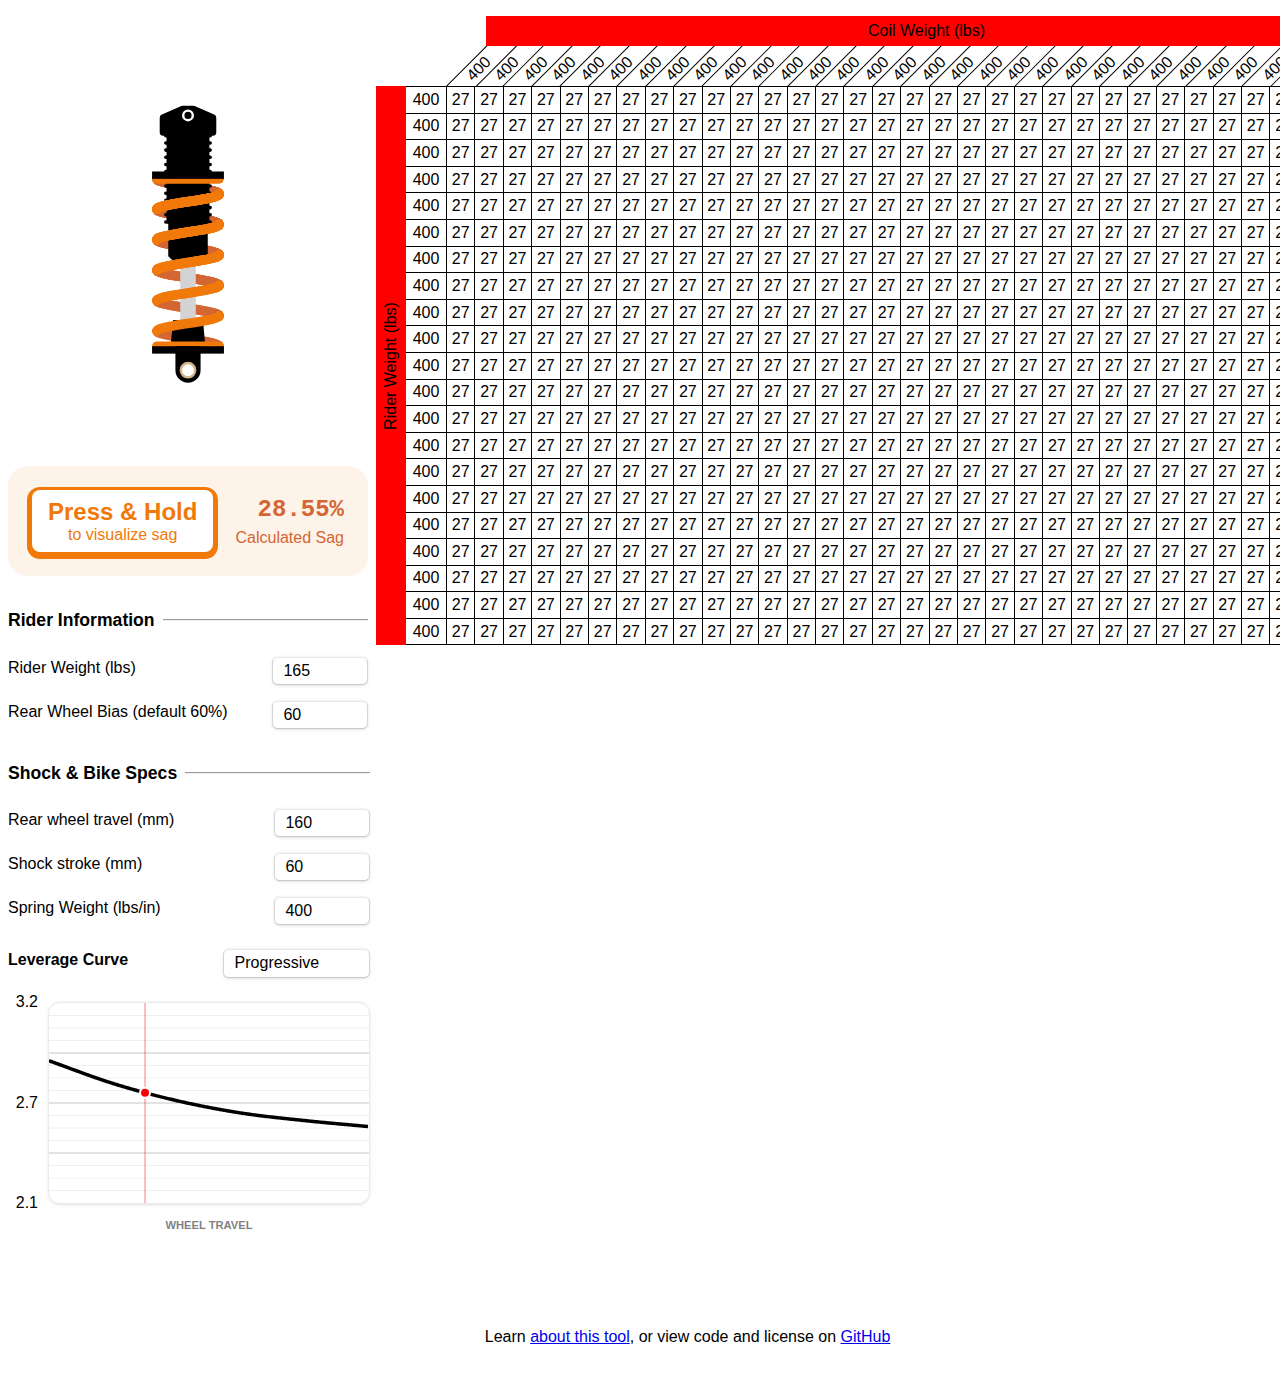
<file: index.html>
<html lang="en">
  <head>
    <title>MTB Coil Calculator</title>
    <meta name="viewport" content="width=device-width,initial-scale=1" />
    <link rel="stylesheet" href="style.css" />
    <link rel="preload" href="form.js" as="script" />
    <link rel="preload" href="curve.js" as="script" />
    <link rel="preload" href="dom.js" as="script" />
  </head>
  <body>
    <header></header>
    <aside>
      <canvas id="animation"></canvas>
      <div class="sticky">
        <div class="calculated-sag">
          <button id="simulate"><span>Press & Hold</span><br/>to visualize sag</button>
          <div>
            <span>Calculated Sag</span>
            <span><span id="sag-output"></span>%</span>
          </div>
        </div>
      </div>
      <form>
        <fieldset>
          <legend>Rider Information</legend>
          <label>
            Rider Weight (lbs)
            <input type="number" name="rider-weight" value="165">
          </label>
          <label>
            Rear Wheel Bias (default 60%)
            <input type="number" name="rear-bias" value="60">
          </label>
        </fieldset>
        <fieldset>
          <legend>Shock & Bike Specs</legend>
          <label>
            Rear wheel travel (mm)
            <input type="number" name="travel" value="160">
          </label>
          <label>
            Shock stroke (mm)
            <input type="number" name="stroke" value="60">
          </label>
          <label>
            Spring Weight (lbs/in)
            <input type="number" name="spring-weight" value="400">
          </label>
          <div style="display:none;" id="leverage-points">
            <input type="hidden" value="1" />
            <input type="hidden" value="1" />
            <input type="hidden" value="1" />
            <input type="hidden" value="1" />
            <input type="hidden" value="1" />
            <input type="hidden" value="1" />
          </div>
          <div class="curve-heading">
            <h2 id="curve-heading">Leverage Curve</h2>
            <select aria-labelledby="curve-heading">
              <option value="mp">Most Progressive</option>
              <option value="p" selected>Progressive</option>
              <option value="flat">Flat</option>
              <option value="d">Digressive</option>
              <option value="md">Most Digressive</option>
              <option value="c">Custom</option>
            </select>
          </div>
          <div class="curve-container">
            <span id="upper-leverage">1.5</span>
            <span id="base-leverage">1</span>
            <span id="lower-leverage">0.5</span>
            <span class="x-axis">Wheel Travel</span>
            <canvas id="curve"></canvas>
          </div>
        </fieldset>
      </form>
    </aside>
    <main>
      <div class="table">
        <div class="cw-label">
          <span>Coil Weight (lbs)</span>
        </div>
        <div class="cw">
          <div><span data-weight="400">400</span></div>
          <div><span data-weight="400">400</span></div>
          <div><span data-weight="400">400</span></div>
          <div><span data-weight="400">400</span></div>
          <div><span data-weight="400">400</span></div>
          <div><span data-weight="400">400</span></div>
          <div><span data-weight="400">400</span></div>
          <div><span data-weight="400">400</span></div>
          <div><span data-weight="400">400</span></div>
          <div><span data-weight="400">400</span></div>
          <div><span data-weight="400">400</span></div>
          <div><span data-weight="400">400</span></div>
          <div><span data-weight="400">400</span></div>
          <div><span data-weight="400">400</span></div>
          <div><span data-weight="400">400</span></div>
          <div><span data-weight="400">400</span></div>
          <div><span data-weight="400">400</span></div>
          <div><span data-weight="400">400</span></div>
          <div><span data-weight="400">400</span></div>
          <div><span data-weight="400">400</span></div>
          <div><span data-weight="400">400</span></div>
          <div><span data-weight="400">400</span></div>
          <div><span data-weight="400">400</span></div>
          <div><span data-weight="400">400</span></div>
          <div><span data-weight="400">400</span></div>
          <div><span data-weight="400">400</span></div>
          <div><span data-weight="400">400</span></div>
          <div><span data-weight="400">400</span></div>
          <div><span data-weight="400">400</span></div>
          <div><span data-weight="400">400</span></div>
          <div><span data-weight="400">400</span></div>
        </div>
        <div class="rw-label"><span>Rider Weight (lbs)</span></div>
        <div class="rw">
          <span>400</span>
          <span>400</span>
          <span>400</span>
          <span>400</span>
          <span>400</span>
          <span>400</span>
          <span>400</span>
          <span>400</span>
          <span>400</span>
          <span>400</span>
          <span>400</span>
          <span>400</span>
          <span>400</span>
          <span>400</span>
          <span>400</span>
          <span>400</span>
          <span>400</span>
          <span>400</span>
          <span>400</span>
          <span>400</span>
          <span>400</span>
        </div>
        <div class="table-data">
          <table>
            <tr><td>27</td><td>27</td><td>27</td><td>27</td><td>27</td><td>27</td><td>27</td><td>27</td><td>27</td><td>27</td><td>27</td><td>27</td><td>27</td><td>27</td><td>27</td><td>27</td><td>27</td><td>27</td><td>27</td><td>27</td><td>27</td><td>27</td><td>27</td><td>27</td><td>27</td><td>27</td><td>27</td><td>27</td><td>27</td><td>27</td><td>27</td></tr>
            <tr><td>27</td><td>27</td><td>27</td><td>27</td><td>27</td><td>27</td><td>27</td><td>27</td><td>27</td><td>27</td><td>27</td><td>27</td><td>27</td><td>27</td><td>27</td><td>27</td><td>27</td><td>27</td><td>27</td><td>27</td><td>27</td><td>27</td><td>27</td><td>27</td><td>27</td><td>27</td><td>27</td><td>27</td><td>27</td><td>27</td><td>27</td></tr>
            <tr><td>27</td><td>27</td><td>27</td><td>27</td><td>27</td><td>27</td><td>27</td><td>27</td><td>27</td><td>27</td><td>27</td><td>27</td><td>27</td><td>27</td><td>27</td><td>27</td><td>27</td><td>27</td><td>27</td><td>27</td><td>27</td><td>27</td><td>27</td><td>27</td><td>27</td><td>27</td><td>27</td><td>27</td><td>27</td><td>27</td><td>27</td></tr>
            <tr><td>27</td><td>27</td><td>27</td><td>27</td><td>27</td><td>27</td><td>27</td><td>27</td><td>27</td><td>27</td><td>27</td><td>27</td><td>27</td><td>27</td><td>27</td><td>27</td><td>27</td><td>27</td><td>27</td><td>27</td><td>27</td><td>27</td><td>27</td><td>27</td><td>27</td><td>27</td><td>27</td><td>27</td><td>27</td><td>27</td><td>27</td></tr>
            <tr><td>27</td><td>27</td><td>27</td><td>27</td><td>27</td><td>27</td><td>27</td><td>27</td><td>27</td><td>27</td><td>27</td><td>27</td><td>27</td><td>27</td><td>27</td><td>27</td><td>27</td><td>27</td><td>27</td><td>27</td><td>27</td><td>27</td><td>27</td><td>27</td><td>27</td><td>27</td><td>27</td><td>27</td><td>27</td><td>27</td><td>27</td></tr>
            <tr><td>27</td><td>27</td><td>27</td><td>27</td><td>27</td><td>27</td><td>27</td><td>27</td><td>27</td><td>27</td><td>27</td><td>27</td><td>27</td><td>27</td><td>27</td><td>27</td><td>27</td><td>27</td><td>27</td><td>27</td><td>27</td><td>27</td><td>27</td><td>27</td><td>27</td><td>27</td><td>27</td><td>27</td><td>27</td><td>27</td><td>27</td></tr>
            <tr><td>27</td><td>27</td><td>27</td><td>27</td><td>27</td><td>27</td><td>27</td><td>27</td><td>27</td><td>27</td><td>27</td><td>27</td><td>27</td><td>27</td><td>27</td><td>27</td><td>27</td><td>27</td><td>27</td><td>27</td><td>27</td><td>27</td><td>27</td><td>27</td><td>27</td><td>27</td><td>27</td><td>27</td><td>27</td><td>27</td><td>27</td></tr>
            <tr><td>27</td><td>27</td><td>27</td><td>27</td><td>27</td><td>27</td><td>27</td><td>27</td><td>27</td><td>27</td><td>27</td><td>27</td><td>27</td><td>27</td><td>27</td><td>27</td><td>27</td><td>27</td><td>27</td><td>27</td><td>27</td><td>27</td><td>27</td><td>27</td><td>27</td><td>27</td><td>27</td><td>27</td><td>27</td><td>27</td><td>27</td></tr>
            <tr><td>27</td><td>27</td><td>27</td><td>27</td><td>27</td><td>27</td><td>27</td><td>27</td><td>27</td><td>27</td><td>27</td><td>27</td><td>27</td><td>27</td><td>27</td><td>27</td><td>27</td><td>27</td><td>27</td><td>27</td><td>27</td><td>27</td><td>27</td><td>27</td><td>27</td><td>27</td><td>27</td><td>27</td><td>27</td><td>27</td><td>27</td></tr>
            <tr><td>27</td><td>27</td><td>27</td><td>27</td><td>27</td><td>27</td><td>27</td><td>27</td><td>27</td><td>27</td><td>27</td><td>27</td><td>27</td><td>27</td><td>27</td><td>27</td><td>27</td><td>27</td><td>27</td><td>27</td><td>27</td><td>27</td><td>27</td><td>27</td><td>27</td><td>27</td><td>27</td><td>27</td><td>27</td><td>27</td><td>27</td></tr>
            <tr><td>27</td><td>27</td><td>27</td><td>27</td><td>27</td><td>27</td><td>27</td><td>27</td><td>27</td><td>27</td><td>27</td><td>27</td><td>27</td><td>27</td><td>27</td><td>27</td><td>27</td><td>27</td><td>27</td><td>27</td><td>27</td><td>27</td><td>27</td><td>27</td><td>27</td><td>27</td><td>27</td><td>27</td><td>27</td><td>27</td><td>27</td></tr>
            <tr><td>27</td><td>27</td><td>27</td><td>27</td><td>27</td><td>27</td><td>27</td><td>27</td><td>27</td><td>27</td><td>27</td><td>27</td><td>27</td><td>27</td><td>27</td><td>27</td><td>27</td><td>27</td><td>27</td><td>27</td><td>27</td><td>27</td><td>27</td><td>27</td><td>27</td><td>27</td><td>27</td><td>27</td><td>27</td><td>27</td><td>27</td></tr>
            <tr><td>27</td><td>27</td><td>27</td><td>27</td><td>27</td><td>27</td><td>27</td><td>27</td><td>27</td><td>27</td><td>27</td><td>27</td><td>27</td><td>27</td><td>27</td><td>27</td><td>27</td><td>27</td><td>27</td><td>27</td><td>27</td><td>27</td><td>27</td><td>27</td><td>27</td><td>27</td><td>27</td><td>27</td><td>27</td><td>27</td><td>27</td></tr>
            <tr><td>27</td><td>27</td><td>27</td><td>27</td><td>27</td><td>27</td><td>27</td><td>27</td><td>27</td><td>27</td><td>27</td><td>27</td><td>27</td><td>27</td><td>27</td><td>27</td><td>27</td><td>27</td><td>27</td><td>27</td><td>27</td><td>27</td><td>27</td><td>27</td><td>27</td><td>27</td><td>27</td><td>27</td><td>27</td><td>27</td><td>27</td></tr>
            <tr><td>27</td><td>27</td><td>27</td><td>27</td><td>27</td><td>27</td><td>27</td><td>27</td><td>27</td><td>27</td><td>27</td><td>27</td><td>27</td><td>27</td><td>27</td><td>27</td><td>27</td><td>27</td><td>27</td><td>27</td><td>27</td><td>27</td><td>27</td><td>27</td><td>27</td><td>27</td><td>27</td><td>27</td><td>27</td><td>27</td><td>27</td></tr>
            <tr><td>27</td><td>27</td><td>27</td><td>27</td><td>27</td><td>27</td><td>27</td><td>27</td><td>27</td><td>27</td><td>27</td><td>27</td><td>27</td><td>27</td><td>27</td><td>27</td><td>27</td><td>27</td><td>27</td><td>27</td><td>27</td><td>27</td><td>27</td><td>27</td><td>27</td><td>27</td><td>27</td><td>27</td><td>27</td><td>27</td><td>27</td></tr>
            <tr><td>27</td><td>27</td><td>27</td><td>27</td><td>27</td><td>27</td><td>27</td><td>27</td><td>27</td><td>27</td><td>27</td><td>27</td><td>27</td><td>27</td><td>27</td><td>27</td><td>27</td><td>27</td><td>27</td><td>27</td><td>27</td><td>27</td><td>27</td><td>27</td><td>27</td><td>27</td><td>27</td><td>27</td><td>27</td><td>27</td><td>27</td></tr>
            <tr><td>27</td><td>27</td><td>27</td><td>27</td><td>27</td><td>27</td><td>27</td><td>27</td><td>27</td><td>27</td><td>27</td><td>27</td><td>27</td><td>27</td><td>27</td><td>27</td><td>27</td><td>27</td><td>27</td><td>27</td><td>27</td><td>27</td><td>27</td><td>27</td><td>27</td><td>27</td><td>27</td><td>27</td><td>27</td><td>27</td><td>27</td></tr>
            <tr><td>27</td><td>27</td><td>27</td><td>27</td><td>27</td><td>27</td><td>27</td><td>27</td><td>27</td><td>27</td><td>27</td><td>27</td><td>27</td><td>27</td><td>27</td><td>27</td><td>27</td><td>27</td><td>27</td><td>27</td><td>27</td><td>27</td><td>27</td><td>27</td><td>27</td><td>27</td><td>27</td><td>27</td><td>27</td><td>27</td><td>27</td></tr>
            <tr><td>27</td><td>27</td><td>27</td><td>27</td><td>27</td><td>27</td><td>27</td><td>27</td><td>27</td><td>27</td><td>27</td><td>27</td><td>27</td><td>27</td><td>27</td><td>27</td><td>27</td><td>27</td><td>27</td><td>27</td><td>27</td><td>27</td><td>27</td><td>27</td><td>27</td><td>27</td><td>27</td><td>27</td><td>27</td><td>27</td><td>27</td></tr>
            <tr><td>27</td><td>27</td><td>27</td><td>27</td><td>27</td><td>27</td><td>27</td><td>27</td><td>27</td><td>27</td><td>27</td><td>27</td><td>27</td><td>27</td><td>27</td><td>27</td><td>27</td><td>27</td><td>27</td><td>27</td><td>27</td><td>27</td><td>27</td><td>27</td><td>27</td><td>27</td><td>27</td><td>27</td><td>27</td><td>27</td><td>27</td></tr>
          </table>
        </div>
      </div>
    </main>
    <footer style="text-align:center;padding: 20px;">
      Learn <a href="https://ryanberliner.com/best-mtb-coil-calculator">about this tool</a>, or
      view code and license on <a href="https://github.com/RyanBerliner/coil-calculator">GitHub</a>
    </footer>
    <script src="form.js" defer></script>
    <script src="curve.js" defer></script>
    <script src="dom.js" defer></script>
  </body>
</html>
</file>
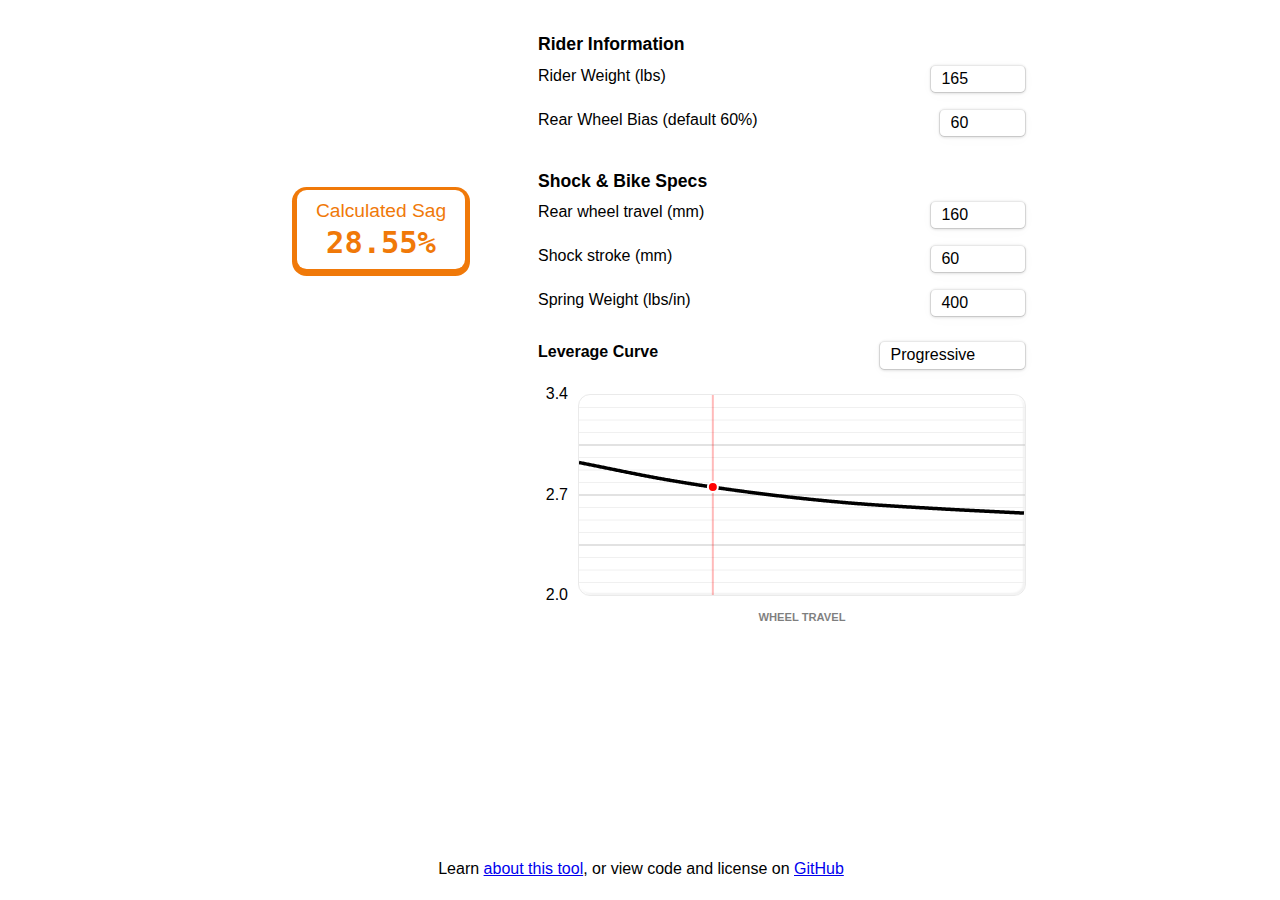
<file: docs/index.html>
<html lang="en">
  <head>
    <title>MTB Coil Calculator</title>
    <meta name="viewport" content="width=device-width,initial-scale=1" />
    <link rel="stylesheet" href="style.css" />
    <link rel="preload" href="form.js" as="script" />
    <link rel="preload" href="curve.js" as="script" />
    <link rel="preload" href="dom.js" as="script" />
  </head>
  <body>
    <aside>
      <canvas id="animation"></canvas>
      <button id="simulate">
        <span>Calculated Sag</span>
        <span><span id="sag-output"></span>%</span>
      </button>
    </aside>
    <form>
      <fieldset>
        <legend>Rider Information</legend>
        <label>
          Rider Weight (lbs)
          <input type="number" name="rider-weight" value="165" min="0">
        </label>
        <label>
          Rear Wheel Bias (default 60%)
          <input type="number" name="rear-bias" value="60" min="0" max="100">
        </label>
      </fieldset>
      <fieldset>
        <legend>Shock & Bike Specs</legend>
        <label>
          Rear wheel travel (mm)
          <input type="number" name="travel" value="160" min="0">
        </label>
        <label>
          Shock stroke (mm)
          <input type="number" name="stroke" value="60" min="0">
        </label>
        <label>
          Spring Weight (lbs/in)
          <input type="number" name="spring-weight" value="400" min="0">
        </label>
        <div style="display:none;" id="leverage-points">
          <input type="hidden" value="1" />
          <input type="hidden" value="1" />
          <input type="hidden" value="1" />
          <input type="hidden" value="1" />
          <input type="hidden" value="1" />
          <input type="hidden" value="1" />
        </div>
        <div class="curve-heading">
          <h2 id="curve-heading">Leverage Curve</h2>
          <select aria-labelledby="curve-heading">
            <option value="mp">Most Progressive</option>
            <option value="p" selected>Progressive</option>
            <option value="flat">Flat</option>
            <option value="d">Digressive</option>
            <option value="md">Most Digressive</option>
            <option value="c">Custom</option>
          </select>
        </div>
        <div class="curve-container">
          <span id="upper-leverage">1.5</span>
          <span id="base-leverage">1</span>
          <span id="lower-leverage">0.5</span>
          <span class="x-axis">Wheel Travel</span>
          <canvas id="curve"></canvas>
        </div>
      </fieldset>
    </form>
    <footer style="text-align:center;padding: 20px;">
      Learn <a href="https://ryanberliner.com/best-mtb-coil-calculator">about this tool</a>, or
      view code and license on <a href="https://github.com/RyanBerliner/coil-calculator">GitHub</a>
    </footer>
    <script src="form.js" defer></script>
    <script src="curve.js" defer></script>
    <script src="dom.js" defer></script>
  </body>
</html>
</file>
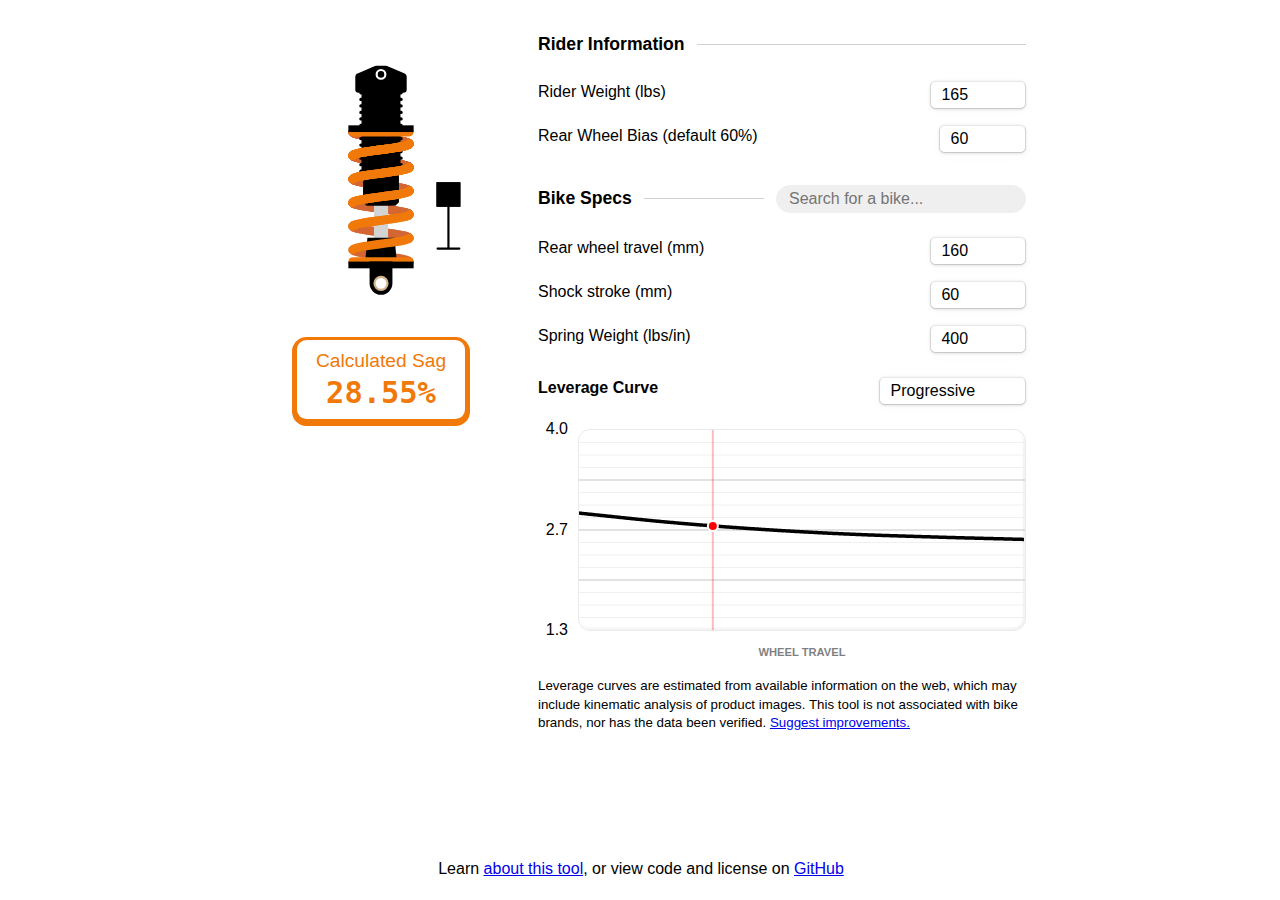
<file: src/index.html>
<html lang="en">
  <head>
    <title>MTB Coil Calculator</title>
    <meta name="viewport" content="width=device-width,initial-scale=1" />
    <link rel="stylesheet" href="style.css" />
    <link rel="preload" href="form.js" as="script" />
    <link rel="preload" href="curve.js" as="script" />
    <link rel="preload" href="dom.js" as="script" />
  </head>
  <body>
    <aside>
      <canvas id="animation"></canvas>
      <button id="simulate">
        <span>Calculated Sag</span>
        <span><span id="sag-output"></span>%</span>
      </button>
    </aside>
    <form>
      <fieldset>
        <div>
          <legend>Rider Information</legend>
          <hr aria-hidden="true" />
        </div>

        <label>
          Rider Weight (lbs)
          <input type="number" name="rider-weight" value="165" min="0">
        </label>
        <label>
          Rear Wheel Bias (default 60%)
          <input type="number" name="rear-bias" value="60" min="0" max="100">
        </label>
      </fieldset>

      <fieldset>
        <div>
          <legend>Bike Specs</legend>
          <hr aria-hidden="true" />
          <div class="search">
            <input type="search" placeholder="Search for a bike..." /> 
            <div id="search-results" style="display: none;">
            </div>
          </div>
        </div>


        <label>
          Rear wheel travel (mm)
          <input type="number" name="travel" value="160" min="0">
        </label>
        <label>
          Shock stroke (mm)
          <input type="number" name="stroke" value="60" min="0">
        </label>
        <label>
          Spring Weight (lbs/in)
          <input type="number" name="spring-weight" value="400" min="0">
        </label>
        <div style="display:none;" id="leverage-points">
          <input type="hidden" value="1" />
          <input type="hidden" value="1" />
          <input type="hidden" value="1" />
          <input type="hidden" value="1" />
          <input type="hidden" value="1" />
          <input type="hidden" value="1" />
        </div>
        <div class="curve-heading">
          <h2 id="curve-heading">Leverage Curve</h2>
          <select aria-labelledby="curve-heading">
            <option value="mp">Most Progressive</option>
            <option value="p" selected>Progressive</option>
            <option value="flat">Flat</option>
            <option value="d">Digressive</option>
            <option value="md">Most Digressive</option>
            <option value="c">Custom</option>
          </select>
        </div>
        <div class="curve-container">
          <span id="upper-leverage">1.5</span>
          <span id="base-leverage">1</span>
          <span id="lower-leverage">0.5</span>
          <span class="x-axis">Wheel Travel</span>
          <canvas id="curve"></canvas>
        </div>
        <small class="disclaimer">
          Leverage curves are estimated from available information on the web,
          which may include kinematic analysis of product images. This tool is
          not associated with bike brands, nor has the data been verified.
          <a href="https://github.com/RyanBerliner/coil-calculator/issues">Suggest improvements.</a>
        </small>
      </fieldset>
    </form>
    <footer style="text-align:center;padding: 20px;">
      Learn <a href="https://ryanberliner.com/best-mtb-coil-calculator">about this tool</a>, or
      view code and license on <a href="https://github.com/RyanBerliner/coil-calculator">GitHub</a>
    </footer>
    <script>
      // BIKE_DATA
    </script>
    <script src="form.js" defer></script>
    <script src="curve.js" defer></script>
    <script src="dom.js" defer></script>
  </body>
</html>
</file>
<file: style.css>
* { box-sizing: border-box; }

html {
  font-family: sans-serif;
  font-size: 16px;
  line-height: 1.4;
}

html, body { 
  margin: 0;
  padding: 0;
}

body {
  display: grid;
  padding: 0.5rem;
  gap: 0.5rem;
  grid-template-columns: 360px 1fr;
  grid-template-rows: auto 1fr auto;
  grid-template-areas:
    "header header"
    "aside main"
    "footer footer";
}

header { grid-area: header; }
aside { grid-area: aside; }
main { grid-area: main; }
footer { grid-area: footer; }

form { margin: 2rem auto 3rem; }

form label {
  display: flex;
  justify-content: space-between;
  width: 100%;
  margin: 0.5rem 0 1rem;
}

fieldset {
  width: 100%;
  padding: 0;
  margin: 0 0 1rem;
  border-left: none;
  border-right: none;
  border-bottom: none;
}

legend {
  font-weight: 700;
  font-size: 1.1rem;
  padding: 0 0.5rem 0 0;
  margin: 0 0 1rem;
}

input,
select {
  appearance: none;
  font-size: 1rem;
  padding: 0.2em 0.4em;
  background-color: white;
  border: 1px solid #d5d5d5;
  border-top-color: rgb(213, 213, 213);
  border-bottom-color: rgb(213, 213, 213);
  border-top-color: #00000017;
  border-bottom-color: #00000036;
  border-radius: 0.35em;
  font-size: 1rem;
  padding: 0.25em 0.65em;
  line-height: 1;
  box-shadow: 0 0.05em 0.15em #0000001a, 0 0.15em 0.9em #00000005;
}

input { max-width: 6em; }
select { line-height: 1.15; }

button {
  appearance: none;
  font-size: 1rem;
  padding: 0.2em 0.4em;
  display: block;
  padding: 0.5em 1em;
  border: none;
  border-radius: 0.5em;
  color: #f07909;
  background: white;
  box-shadow: 0 2px 0 5px #f07909;
  position: relative;
  top: 0;
  transition: 0.15s all;
  cursor: pointer;
}

button:active {
  top: 2px;
  box-shadow: 0 0px 0 5px #f07909;
}

button span { font-size: 1.5em; font-weight: 700; }

.calculated-sag {
  display: flex;
  justify-content: space-between;
  align-items: center;
  color: #f07909;
  background-color: #f17a0a17;
  padding: 1.5rem 1.5rem;
  border-radius: 20px;
}

.calculated-sag div {
  display: flex;
  flex-direction: column-reverse;
  align-items: end;
  color: #d46633;
}

.calculated-sag div span:last-child {
  font-size: 1.5rem;
  font-weight: 700;
  font-family: monospace;
}

.sticky {
  top: 0;
  background: rgba(255, 255, 255, 0.98);
}

@media(max-width: 450px) {
  #animation, #simulate { display: none; }
  .calculated-sag div { align-items: center; }
  .calculated-sag { justify-content: center; }
  .sticky { position: sticky; padding: 1rem 0; };
}

.curve-container {
  padding-bottom: 30px;
  position: relative;
  margin: 1rem 0;
}

.curve-container > span {
  position: absolute;
  pointer-events: none;
}

.curve-container { padding-left: 40px; }

.curve-container > span:not(.x-axis) {
  text-align: right;
  display: inline-block;
  width: 30px;
}

#upper-leverage,
#base-leverage,
#lower-leverage {
  line-height: 1;
  transform: translateY(-50%);
  left: 0;
}

#upper-leverage { top: 0; }
#base-leverage { top: calc(50% - 15px); }
#lower-leverage { bottom: 15px; }

.x-axis {
  transform: translateX(-50%);
  bottom: 0;
  left: calc(50% + 20px);
  font-size: 0.7em;
  opacity: 0.5;
  text-transform: uppercase;
  font-weight: bold;
}

.curve-heading {
  margin-top: 1.5em;
  margin-bottom: 1.5em;
  display: flex;
  justify-content: space-between;
}

.curve-heading h2 {
  font-size: 1rem;
  margin: 0;
}

#curve {
  border: 1px solid #eaeaea;
  border-radius: 12px;
  overflow: hidden;
  box-shadow:0 0.05em 0.15em #0000001a, 0 0.15em 0.9em #00000005;
  cursor: row-resize;
}

.table {
  display: grid;
  grid-template-areas:
    "- - cw-label"
    "- - cw"
    "rw-label rw data";
  grid-template-columns: 30px 40px 1fr;
  grid-template-rows: 30px 40px 1fr;
  line-height: 1;
  text-align: center;
  white-space: nowrap;
  width: 100%;
  padding-right: 40px;
  overflow: hidden;
}

.cw-label { grid-area: cw-label; }
.cw { grid-area: cw; }
.rw-label { grid-area: rw-label; }
.rw { grid-area: rw; }
.table-data { grid-area: data; }

.cw-label {
  z-index: 1;
  position: relative;
  left: 40px;
  background: red;
}

.cw-label span {
  position: absolute;
  left: 50%;
  top: 50%;
  transform: translate(-50%, -50%);
}

.cw {
  align-items: center;
  display: flex;
}

.cw div {
  flex-basis: 0;
  flex-grow: 1;
  position: relative;
}

.cw span {
  bottom: -20px; /* rowheight/2 */
  color: transparent;
  display: block;
  height: 0;
  padding-bottom: 70.7%; /* =1/sqrt(2) */
  position: absolute;
  transform-origin: top left;
  transform: translateY(100%) rotate(-45deg);
  width: 141.4%;
}

.cw span:after {
  color: black;
  content: attr(data-weight);
  left: 12px; /* arbitrary */
  padding-left: 50%;
  position: absolute;
  top: 53%;
  transform: translate(-50%, -50%);
  width: 0;
}

.cw div:first-child span:before {
  border-top: 1px solid black;
}

.cw span:before {
  border-bottom: 1px solid black;
  content: "";
  height: 100%;
  left: 0;
  position: absolute;
  top: 0;
  width: 600px;
}

.rw-label {
  position: relative;
  background: red;
}

.rw-label span {
  left: 50%;
  position: absolute;
  top: 50%;
  transform: translate(-50%, -50%) rotate(-90deg);
}

.rw {
  display: flex;
  flex-direction: column;
  justify-content: center;
  border-top: 1px solid black;
}

.rw span {
  border-bottom: 1px solid black;
}

.table table {
  border-collapse: collapse;
  text-align: center;
  width: 100%;
  position: relative;
  z-index: 1;
  background: white;
}

.table td {
  border: 1px solid black; 
}

.rw span,
.table td {
  padding: 0.3em;
  line-height: 1;
}
</file>
<file: docs/style.css>
* { box-sizing: border-box; }

html {
  font-family: sans-serif;
  font-size: 16px;
  line-height: 1.4;
  margin: 0;
  padding: 0;
}

body {
  max-width: 800px;
  margin: 0 auto;
  padding: 0 1rem;
  display: grid;
  grid-template-areas:
    "aside form"
    "footer footer";
  grid-template-columns: 250px auto;
  grid-template-rows: 1fr auto;
  gap: 2rem 2rem;
}

aside {
  grid-area: aside;
  display: flex;
  flex-direction: column;
  align-items: center;
  margin-top: 1rem;
}

footer {
  grid-area: footer;
}

form {
  grid-area: form;
  padding-top: 2rem;
}

form label {
  display: flex;
  justify-content: space-between;
  width: 100%;
  margin: 0.5rem 0 1rem;
}

fieldset {
  width: 100%;
  margin: 0 0 1rem;
  padding: 0;
  border: none;
}

fieldset > div:first-child {
  margin-bottom: 1.5rem;
  display: flex;
  align-items: center;
  gap: 0.75rem;
}

fieldset > div:first-child hr {
  all: unset;
  border-top: 1px solid #d0d0d0;
  margin: 0;
  flex-grow: 1;
}

legend {
  font-weight: 700;
  font-size: 1.1rem;
  padding: 0;
  margin: 0;
}

input,
select {
  appearance: none;
  font-size: 1rem;
  background-color: white;
  border: 1px solid #d5d5d5;
  border-top-color: rgb(213, 213, 213);
  border-bottom-color: rgb(213, 213, 213);
  border-top-color: #00000017;
  border-bottom-color: #00000036;
  border-radius: 0.35em;
  font-size: 1rem;
  padding: 0.25em 0.65em;
  line-height: 1;
  box-shadow: 0 0.05em 0.15em #0000001a, 0 0.15em 0.9em #00000005;
}

input { max-width: 6em; }
select { line-height: 1.15; }

.search {
  position: relative;
  flex-grow: 1;
  max-width: 250px;
}

#search-results {
  position: absolute;
  z-index: 1;
  background: white;
  width: 100%;
  top: 2.3rem;
  border-radius: 0.6rem;
  box-shadow: 0 0.05em 0.15em #0000001a, 0 0.15em 0.9em #00000005;
  padding: 0.4rem 0;
}

#search-results > div {
  padding: 0.3rem 0.5rem;
}

#search-results > div[data-bike]:hover,
#search-results > div[data-bike]:focus {
  background: #efefef;
  cursor: pointer;
}

#search-results > div[data-bike] p {
  font-weight: 700;
  margin: 0;
}

#search-results > div[data-bike] small span {
  display: inline-block;
}


#search-results > div[data-bike] .meta {
  margin-right: 1em;
}

#search-results > div[data-bike] .metakey {
  text-transform: capitalize;
  margin-right: 0.3em;
  opacity: 0.7;
}

#search-results > div.empty {
  text-align: center;
  font-style: italic;
  opacity: 0.5;
}

#search-results > div.info {
  text-align: center;
  opacity: 0.5;
  font-size: 0.8em;
  margin-top: 0.7em;
}


input[type="search"] {
  max-width: none;
  width: 100%;
  padding: 0.25em 0.75em;
  border-radius: 20px;
}

input[type="search"]:not(:focus) {
  background: #efefef;
  box-shadow: none;
  border-color: #efefef;
}

button {
  appearance: none;
  font-size: 1.2rem;
  padding: 0.2em 0.4em;
  display: block;
  padding: 0.5em 1em;
  border: none;
  border-radius: 0.5em;
  color: #f07909;
  background: white;
  box-shadow: 0 2px 0 5px #f07909;
  position: relative;
  top: 0;
  transition: 0.15s all;
  cursor: pointer;
  display: flex;
  flex-direction: column;
  align-items: center;
  margin-top: 1.5rem;
}

button:active {
  top: 2px;
  box-shadow: 0 0px 0 5px #f07909;
}

button span:last-child {
  font-size: 1.9rem;
  font-weight: 700;
  font-family: monospace;
  margin-top: 0.2rem;
}

.curve-container {
  padding-bottom: 30px;
  position: relative;
  margin: 1rem 0;
}

.curve-container > span {
  position: absolute;
  pointer-events: none;
}

.curve-container { padding-left: 40px; }

.curve-container > span:not(.x-axis) {
  text-align: right;
  display: inline-block;
  width: 30px;
}

#upper-leverage,
#base-leverage,
#lower-leverage {
  line-height: 1;
  transform: translateY(-50%);
  left: 0;
}

#upper-leverage { top: 0; }
#base-leverage { top: calc(50% - 15px); }
#lower-leverage { bottom: 15px; }

.x-axis {
  transform: translateX(-50%);
  bottom: 0;
  left: calc(50% + 20px);
  font-size: 0.7em;
  opacity: 0.5;
  text-transform: uppercase;
  font-weight: bold;
}

.curve-heading {
  margin-top: 1.5em;
  margin-bottom: 1.5em;
  display: flex;
  justify-content: space-between;
}

.curve-heading h2 {
  font-size: 1rem;
  margin: 0;
}

#curve {
  border: 1px solid #eaeaea;
  border-radius: 12px;
  overflow: hidden;
  box-shadow: inset 1px 1px 2px 1px white,
              inset -1px -1px 2px 1px #0000000f;
  cursor: row-resize;
}

@media (max-width: 800px) {
  body {
    grid-template-areas:
      "aside"
      "form"
      "footer";
    grid-template-columns: 1fr;
    grid-template-rows: auto auto auto;
    gap: 2rem 0;
  }
}
</file>
<file: src/style.css>
* { box-sizing: border-box; }

html {
  font-family: sans-serif;
  font-size: 16px;
  line-height: 1.4;
  margin: 0;
  padding: 0;
}

body {
  max-width: 800px;
  margin: 0 auto;
  padding: 0 1rem;
  display: grid;
  grid-template-areas:
    "aside form"
    "footer footer";
  grid-template-columns: 250px auto;
  grid-template-rows: 1fr auto;
  gap: 2rem 2rem;
}

aside {
  grid-area: aside;
  display: flex;
  flex-direction: column;
  align-items: center;
  margin-top: 1rem;
}

footer {
  grid-area: footer;
}

form {
  grid-area: form;
  padding-top: 2rem;
}

form label {
  display: flex;
  justify-content: space-between;
  width: 100%;
  margin: 0.5rem 0 1rem;
}

fieldset {
  width: 100%;
  margin: 0 0 1rem;
  padding: 0;
  border: none;
}

fieldset > div:first-child {
  margin-bottom: 1.5rem;
  display: flex;
  align-items: center;
  gap: 0.75rem;
}

fieldset > div:first-child hr {
  all: unset;
  border-top: 1px solid #d0d0d0;
  margin: 0;
  flex-grow: 1;
}

legend {
  font-weight: 700;
  font-size: 1.1rem;
  padding: 0;
  margin: 0;
}

input,
select {
  appearance: none;
  font-size: 1rem;
  background-color: white;
  border: 1px solid #d5d5d5;
  border-top-color: rgb(213, 213, 213);
  border-bottom-color: rgb(213, 213, 213);
  border-top-color: #00000017;
  border-bottom-color: #00000036;
  border-radius: 0.35em;
  font-size: 1rem;
  padding: 0.25em 0.65em;
  line-height: 1;
  box-shadow: 0 0.05em 0.15em #0000001a, 0 0.15em 0.9em #00000005;
}

input { max-width: 6em; }
select { line-height: 1.15; }

.search {
  position: relative;
  flex-grow: 1;
  max-width: 250px;
}

#search-results {
  position: absolute;
  z-index: 1;
  background: white;
  width: 100%;
  top: 2.3rem;
  border-radius: 0.6rem;
  box-shadow: 0 0.05em 0.15em #0000001a, 0 0.15em 0.9em #00000005;
  padding: 0.4rem 0;
}

#search-results > div {
  padding: 0.3rem 0.5rem;
}

#search-results > div[data-bike]:hover,
#search-results > div[data-bike]:focus {
  background: #efefef;
  cursor: pointer;
}

#search-results > div[data-bike] p {
  font-weight: 700;
  margin: 0;
}

#search-results > div[data-bike] small span {
  display: inline-block;
}


#search-results > div[data-bike] .meta {
  margin-right: 1em;
}

#search-results > div[data-bike] .metakey {
  text-transform: capitalize;
  margin-right: 0.3em;
  opacity: 0.7;
}

#search-results > div.empty {
  text-align: center;
  font-style: italic;
  opacity: 0.5;
}

#search-results > div.info {
  text-align: center;
  opacity: 0.5;
  font-size: 0.8em;
  margin-top: 0.7em;
}


input[type="search"] {
  max-width: none;
  width: 100%;
  padding: 0.25em 0.75em;
  border-radius: 20px;
}

input[type="search"]:not(:focus) {
  background: #efefef;
  box-shadow: none;
  border-color: #efefef;
}

button {
  appearance: none;
  font-size: 1.2rem;
  padding: 0.2em 0.4em;
  display: block;
  padding: 0.5em 1em;
  border: none;
  border-radius: 0.5em;
  color: #f07909;
  background: white;
  box-shadow: 0 2px 0 5px #f07909;
  position: relative;
  top: 0;
  transition: 0.15s all;
  cursor: pointer;
  display: flex;
  flex-direction: column;
  align-items: center;
  margin-top: 1.5rem;
}

button:active {
  top: 2px;
  box-shadow: 0 0px 0 5px #f07909;
}

button span:last-child {
  font-size: 1.9rem;
  font-weight: 700;
  font-family: monospace;
  margin-top: 0.2rem;
}

.curve-container {
  padding-bottom: 30px;
  position: relative;
  margin: 1rem 0;
}

.curve-container > span {
  position: absolute;
  pointer-events: none;
}

.curve-container { padding-left: 40px; }

.curve-container > span:not(.x-axis) {
  text-align: right;
  display: inline-block;
  width: 30px;
}

#upper-leverage,
#base-leverage,
#lower-leverage {
  line-height: 1;
  transform: translateY(-50%);
  left: 0;
}

#upper-leverage { top: 0; }
#base-leverage { top: calc(50% - 15px); }
#lower-leverage { bottom: 15px; }

.x-axis {
  transform: translateX(-50%);
  bottom: 0;
  left: calc(50% + 20px);
  font-size: 0.7em;
  opacity: 0.5;
  text-transform: uppercase;
  font-weight: bold;
}

.curve-heading {
  margin-top: 1.5em;
  margin-bottom: 1.5em;
  display: flex;
  justify-content: space-between;
}

.curve-heading h2 {
  font-size: 1rem;
  margin: 0;
}

#curve {
  border: 1px solid #eaeaea;
  border-radius: 12px;
  overflow: hidden;
  box-shadow: inset 1px 1px 2px 1px white,
              inset -1px -1px 2px 1px #0000000f;
  cursor: row-resize;
}

@media (max-width: 800px) {
  body {
    grid-template-areas:
      "aside"
      "form"
      "footer";
    grid-template-columns: 1fr;
    grid-template-rows: auto auto auto;
    gap: 2rem 0;
  }
}
</file>
